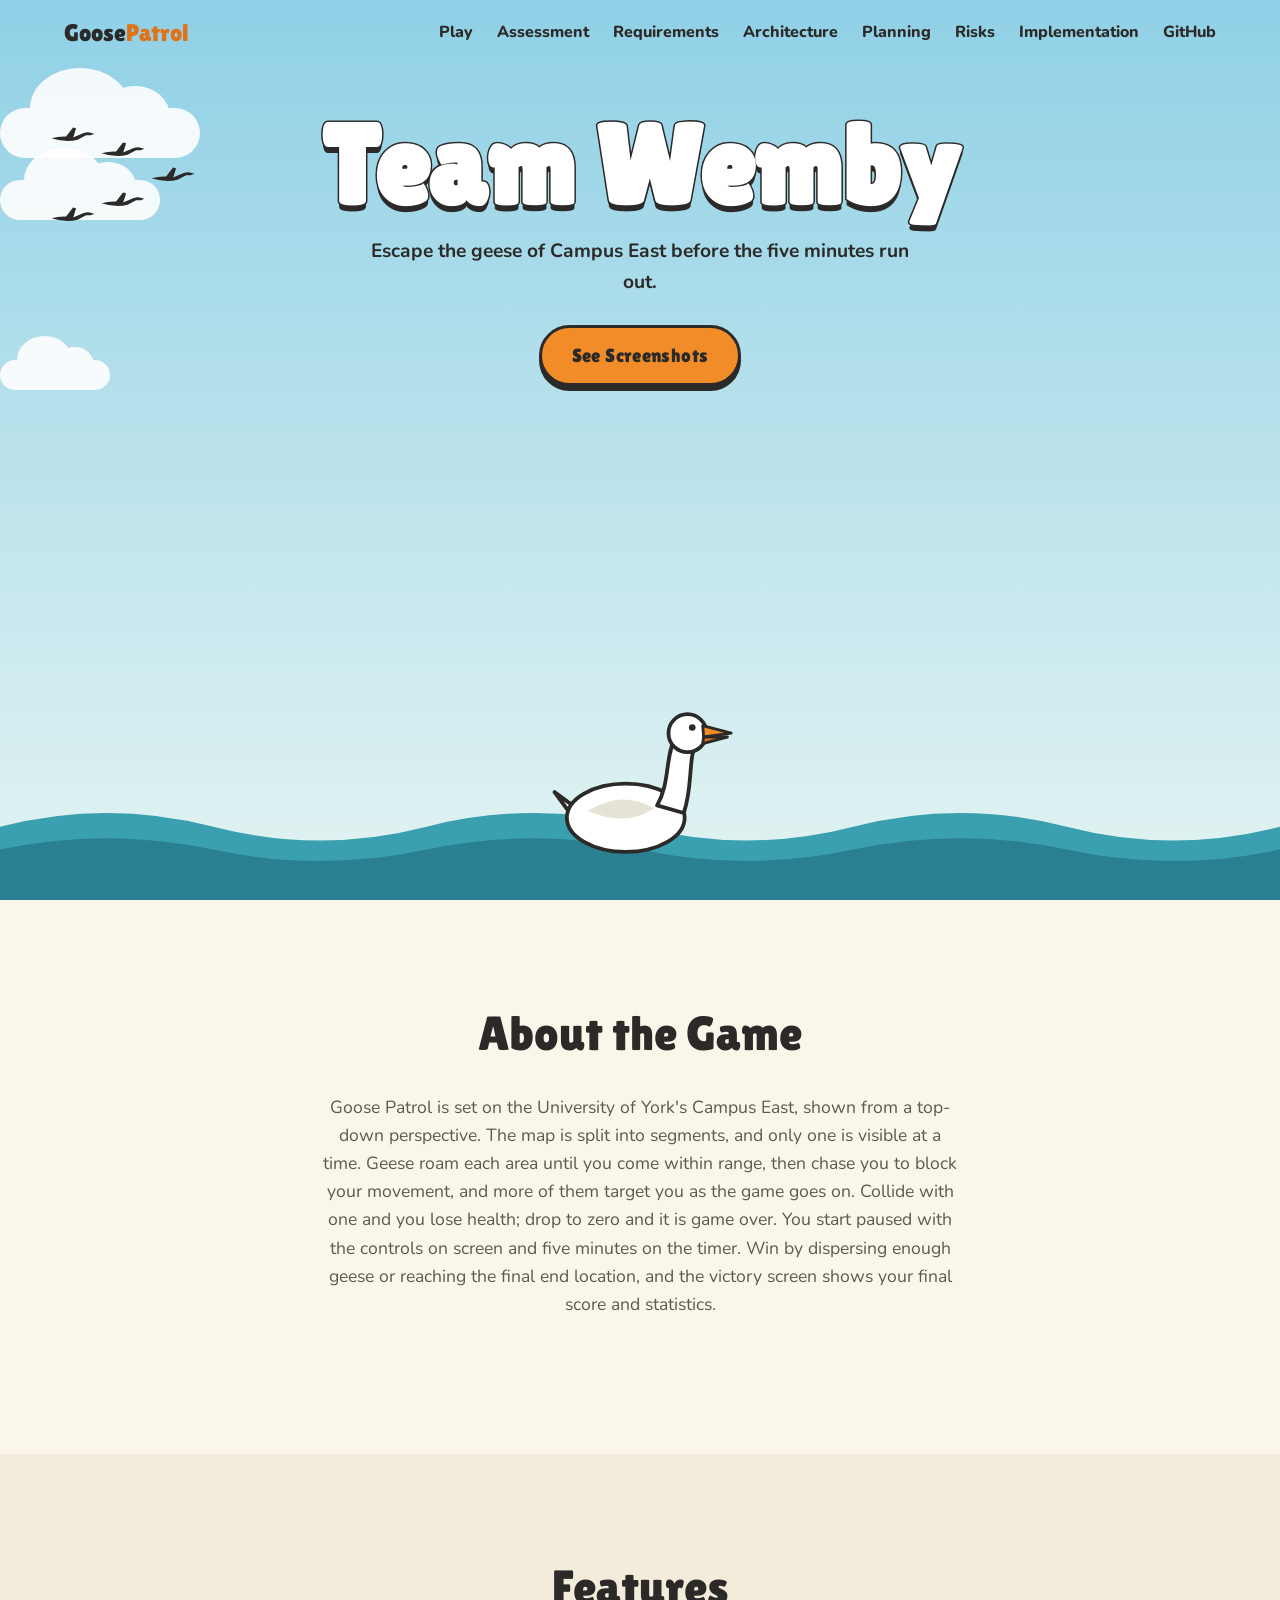
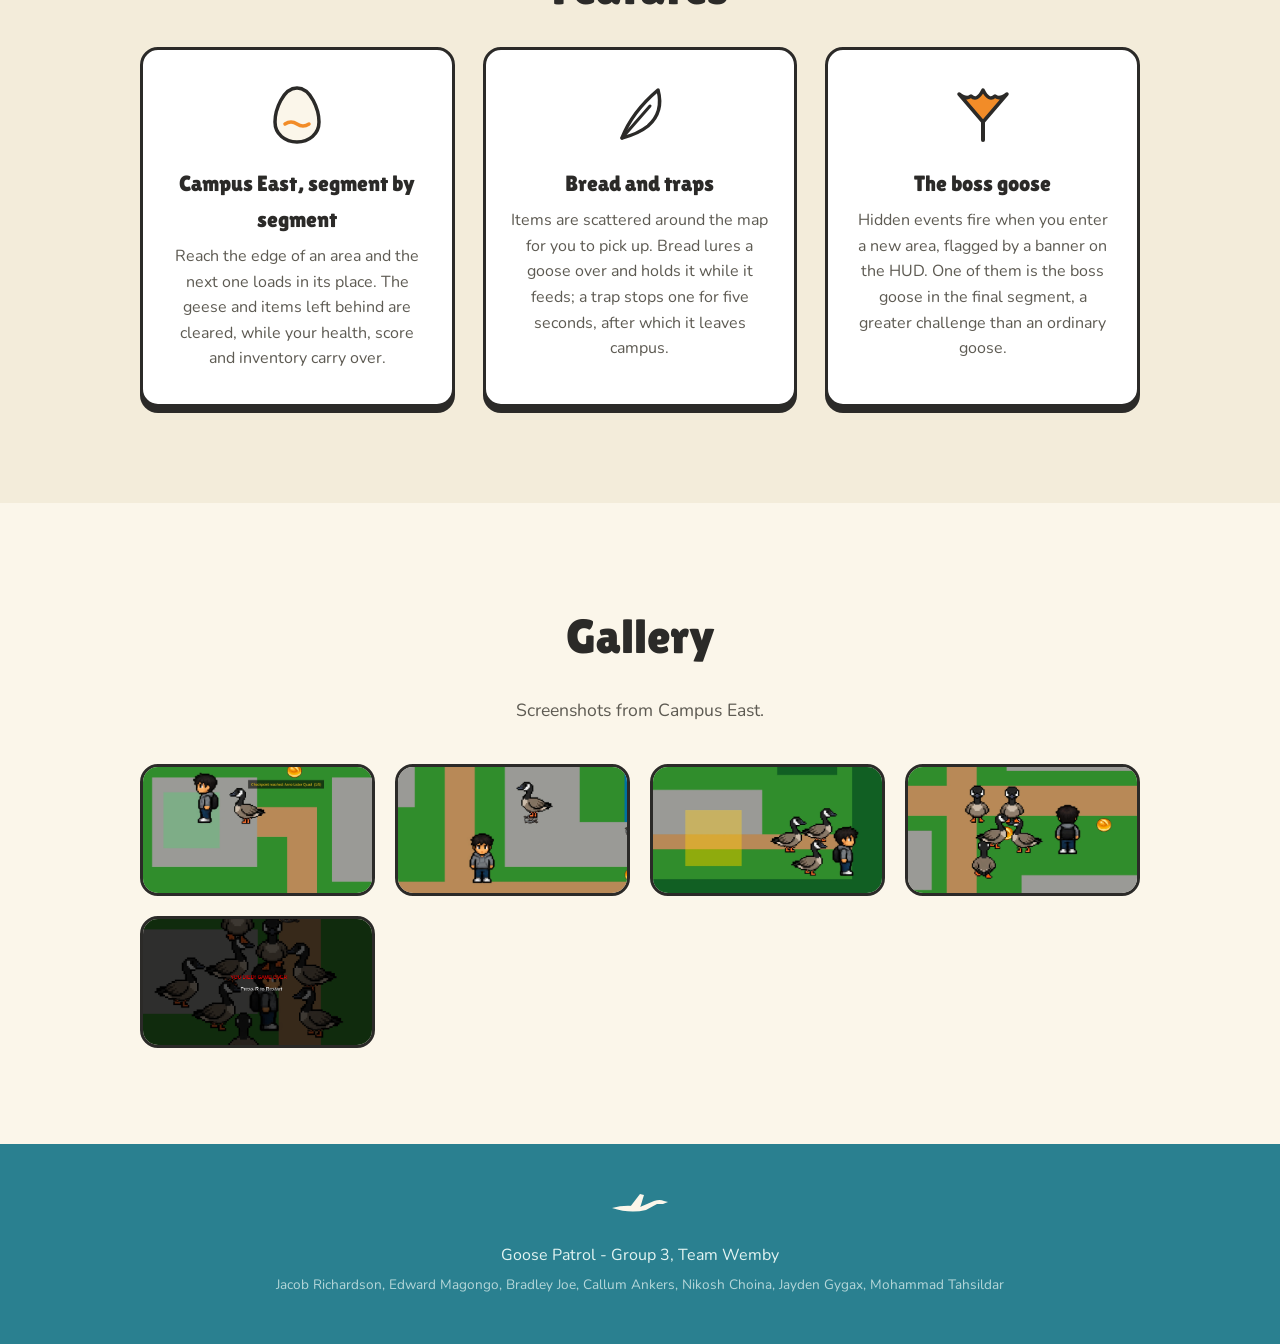
<file: website/index.html>
<!DOCTYPE html>
<html lang="en">
<head>
  <meta charset="UTF-8">
  <meta name="viewport" content="width=device-width, initial-scale=1.0">
  <title>Goose Patrol</title>
  <meta name="description" content="Goose Patrol, a top-down game set on the University of York's Campus East, by Group 3 - Team Wemby.">
  <link rel="preconnect" href="https://fonts.googleapis.com">
  <link rel="preconnect" href="https://fonts.gstatic.com" crossorigin>
  <link href="https://fonts.googleapis.com/css2?family=Lilita+One&family=Nunito:wght@400;700;800&display=swap" rel="stylesheet">
  <link rel="stylesheet" href="style.css">
</head>
<body>

  <!-- Flying goose silhouette -->
  <svg width="0" height="0" style="position:absolute" aria-hidden="true">
    <symbol id="flying-goose" viewBox="0 0 60 30">
      <path d="M2 16 Q16 12 30 15 L44 9 Q50 7 54 9 L58 10 L53 12 L47 12 L36 18 Q20 22 2 16 Z" fill="currentColor"/>
      <path class="wing" d="M20 15 L30 2 L34 3 L30 16 Z" fill="currentColor"/>
    </symbol>
  </svg>

  <!-- Navigation -->
  <header class="nav">
    <a href="#top" class="logo">Goose<span>Patrol</span></a>
    <nav class="nav-links">
      <a href="play/">Play</a>
      <a href="https://docs.google.com/document/d/1jcHPN0d__hYpo_dhlNRPWAeoJN_2V9Sn_dk4daf8-i4/edit?tab=t.24hvbbhzzqaj#heading=h.jkt3fojt4yxj" target="_blank" rel="noopener">Assessment</a>
      <a href="https://docs.google.com/document/d/1YV9SzZ7Lmj3k55mhlzpLNf5VVRzisFyY4Yq81b66vqo/edit?tab=t.0#heading=h.6gceag3v8zip" target="_blank" rel="noopener">Requirements</a>
      <a href="https://docs.google.com/document/d/1TxZzotKewMeMkvTaJMU9Guubl07WmOKQBYbaMx08FWg/edit?tab=t.0#heading=h.p6bmlgsxd3xo" target="_blank" rel="noopener">Architecture</a>
      <a href="https://docs.google.com/document/d/1--Q0TgJ-BAC1Zxyb-9fbREEHflDpI3zooW68PaNNSKk/edit?tab=t.0#heading=h.44doa3g6pnws" target="_blank" rel="noopener">Planning</a>
      <a href="https://docs.google.com/document/d/1AsrHZUi7aD4dr6adQV6cOo4GFXNYUQ8zSdvoHOyMnRU/edit?tab=t.0#heading=h.6k4hr3jd5jpc" target="_blank" rel="noopener">Risks</a>
      <a href="https://docs.google.com/document/d/1pR5_O7_6F6yNe8J3Kd7ULvAfOpXSIhEqwq3UnO7lg5Y/edit?tab=t.0#heading=h.ma5ztfmsbiag" target="_blank" rel="noopener">Implementation</a>
      <a href="https://github.com/edwardmagongo/ENG1Project" target="_blank" rel="noopener">GitHub</a>
    </nav>
  </header>

  <!-- Hero -->
  <section class="hero" id="top">
    <div class="cloud cloud-1"></div>
    <div class="cloud cloud-2"></div>
    <div class="cloud cloud-3"></div>

    <div class="flock" aria-hidden="true">
      <svg class="g g1"><use href="#flying-goose"/></svg>
      <svg class="g g2"><use href="#flying-goose"/></svg>
      <svg class="g g3"><use href="#flying-goose"/></svg>
      <svg class="g g4"><use href="#flying-goose"/></svg>
      <svg class="g g5"><use href="#flying-goose"/></svg>
    </div>

    <div class="hero-content">
      <h1>Team Wemby</h1>
      <p class="tagline">Escape the geese of Campus East before the five minutes run out.</p>
      <div class="hero-buttons">
        <a href="#gallery" class="btn">See Screenshots</a>
      </div>
    </div>

    <!-- Pond with goose -->
    <div class="pond">
      <div class="goose" aria-hidden="true">
        <svg viewBox="0 0 200 170" aria-hidden="true">
          <path d="M40 120 L10 98 L30 125 Z" fill="#fff" stroke="#2b2a28" stroke-width="4" stroke-linejoin="round"/>
          <ellipse cx="85" cy="125" rx="62" ry="36" fill="#fff" stroke="#2b2a28" stroke-width="4"/>
          <path d="M45 118 Q80 95 115 115 Q85 135 45 118 Z" fill="#e7e2d6"/>
          <g class="goose-head">
            <path d="M118 112 C132 88 126 60 138 38 L160 42 C150 64 156 92 146 120 Z" fill="#fff" stroke="#2b2a28" stroke-width="4" stroke-linejoin="round"/>
            <circle cx="150" cy="36" r="20" fill="#fff" stroke="#2b2a28" stroke-width="4"/>
            <path class="beak-top" d="M166 28 L196 36 L167 40 Z" fill="#f28c28" stroke="#2b2a28" stroke-width="3" stroke-linejoin="round"/>
            <path class="beak-bottom" d="M167 40 L192 40 L166 47 Z" fill="#e0731a" stroke="#2b2a28" stroke-width="3" stroke-linejoin="round"/>
            <circle cx="155" cy="30" r="3.5" fill="#2b2a28"/>
          </g>
        </svg>
      </div>
      <svg class="water" viewBox="0 0 1440 120" preserveAspectRatio="none" aria-hidden="true">
        <path d="M0 40 Q120 10 240 40 T480 40 T720 40 T960 40 T1200 40 T1440 40 V120 H0 Z" fill="#3a9fae"/>
        <path d="M0 65 Q120 40 240 65 T480 65 T720 65 T960 65 T1200 65 T1440 65 V120 H0 Z" fill="#2a8090"/>
      </svg>
    </div>
  </section>

  <!-- About -->
  <section class="section" id="about">
    <h2>About the Game</h2>
    <p class="lead">
      Goose Patrol is set on the University of York's Campus East, shown from a top-down
      perspective. The map is split into segments, and only one is visible at a time. Geese
      roam each area until you come within range, then chase you to block your movement, and
      more of them target you as the game goes on. Collide with one and you lose health; drop
      to zero and it is game over. You start paused with the controls on screen and five
      minutes on the timer. Win by dispersing enough geese or reaching the final end location,
      and the victory screen shows your final score and statistics.
    </p>
  </section>

  <!-- Features -->
  <section class="section section-alt" id="features">
    <h2>Features</h2>
    <div class="cards">
      <article class="card">
        <svg class="card-icon" viewBox="0 0 64 64" aria-hidden="true">
          <path d="M32 6 C46 6 54 28 54 40 C54 52 44 60 32 60 C20 60 10 52 10 40 C10 28 18 6 32 6 Z" fill="#fbf6ea" stroke="#2b2a28" stroke-width="3.5"/>
          <path d="M20 42 Q26 38 32 42 T44 42" fill="none" stroke="#f28c28" stroke-width="3.5" stroke-linecap="round"/>
        </svg>
        <h3>Campus East, segment by segment</h3>
        <p>Reach the edge of an area and the next one loads in its place. The geese and items
          left behind are cleared, while your health, score and inventory carry over.</p>
      </article>
      <article class="card">
        <svg class="card-icon" viewBox="0 0 64 64" aria-hidden="true">
          <path d="M14 56 Q24 30 50 8 Q56 30 40 44 Q30 52 14 56 Z" fill="#fff" stroke="#2b2a28" stroke-width="3.5" stroke-linejoin="round"/>
          <path d="M14 56 L42 24" stroke="#2b2a28" stroke-width="3" stroke-linecap="round"/>
        </svg>
        <h3>Bread and traps</h3>
        <p>Items are scattered around the map for you to pick up. Bread lures a goose over and
          holds it while it feeds; a trap stops one for five seconds, after which it leaves campus.</p>
      </article>
      <article class="card">
        <svg class="card-icon" viewBox="0 0 64 64" aria-hidden="true">
          <path d="M32 58 L32 38" stroke="#2b2a28" stroke-width="4" stroke-linecap="round"/>
          <path d="M32 40 L8 12 Q16 18 20 14 Q26 20 32 8 Q38 20 44 14 Q48 18 56 12 Z" fill="#f28c28" stroke="#2b2a28" stroke-width="3.5" stroke-linejoin="round"/>
        </svg>
        <h3>The boss goose</h3>
        <p>Hidden events fire when you enter a new area, flagged by a banner on the HUD. One of
          them is the boss goose in the final segment, a greater challenge than an ordinary goose.</p>
      </article>
    </div>
  </section>

  <!-- Gallery -->
  <section class="section" id="gallery">
    <h2>Gallery</h2>
    <p class="lead">Screenshots from Campus East.</p>
    <div class="gallery">
      <button class="shot" data-caption="Reaching a checkpoint">
        <img src="images/shot1.png" alt="The player reaching the Anne Lister Quad checkpoint, with a goose close behind" width="1280" height="720" loading="lazy">
      </button>
      <button class="shot" data-caption="A goose caught in a trap">
        <img src="images/shot2.png" alt="A goose held in place by a trap the player has laid on the path" width="1280" height="720" loading="lazy">
      </button>
      <button class="shot" data-caption="Surrounded in Campus East">
        <img src="images/shot3.png" alt="The player hemmed in by a flock of four geese on a Campus East path" width="1280" height="720" loading="lazy">
      </button>
      <button class="shot" data-caption="Bread draws a flock">
        <img src="images/shot4.png" alt="Geese crowding around a dropped piece of bread while the player backs away" width="1280" height="720" loading="lazy">
      </button>
      <button class="shot" data-caption="Bread draws a flock">
        <img src="images/shot5.png" alt="Geese crowding around a dropped piece of bread while the player backs away" width="1280" height="720" loading="lazy">
      </button>
    </div>
  </section>

  <!-- Footer -->
  <footer class="footer">
    <svg class="footer-goose"><use href="#flying-goose"/></svg>
    <p>Goose Patrol - Group 3, Team Wemby</p>
    <p class="credits">Jacob Richardson, Edward Magongo, Bradley Joe, Callum Ankers,
      Nikosh Choina, Jayden Gygax, Mohammad Tahsildar</p>
  </footer>

  <!-- Lightbox -->
  <div class="lightbox" id="lightbox" hidden>
    <button class="lightbox-close" aria-label="Close">✕</button>
    <div class="lightbox-content" id="lightbox-content"></div>
  </div>

  <script src="script.js"></script>
</body>
</html>
</file>
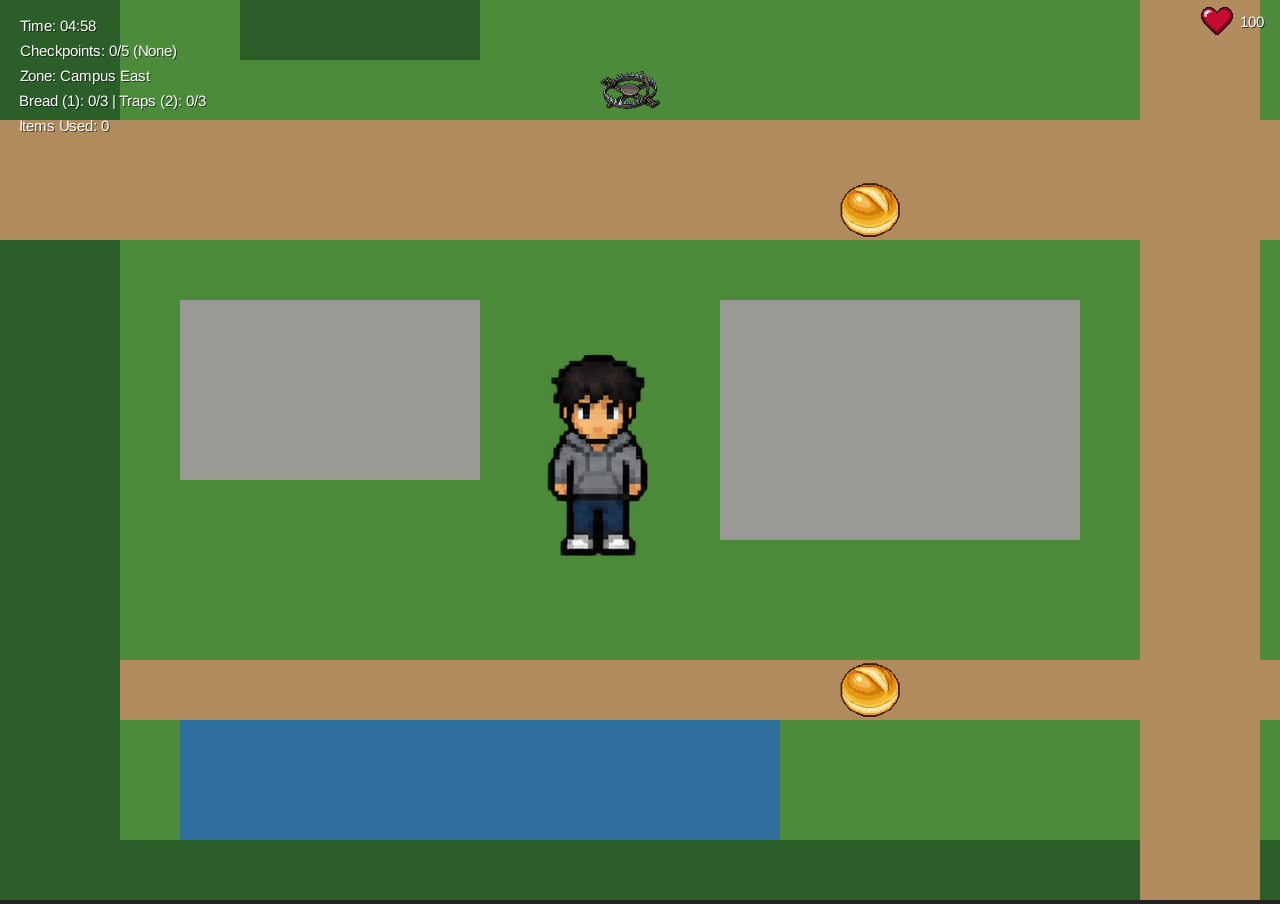
<file: website/play/index.html>
<!doctype html>
<html>
<head>
  <title>TeamWembyENG1</title>
  <meta http-equiv="content-type" content="text/html; charset=UTF-8">
  <meta id="gameViewport" name="viewport" content="width=device-width initial-scale=1">
  <link href="styles.css" rel="stylesheet" type="text/css">
</head>

<body>

<div align="center" id="embed-html"></div>
<script type="text/javascript" src="html/html.nocache.js"></script>
</body>

<script>
function handleMouseDown(evt) {
  evt.preventDefault();
  evt.stopPropagation();
  window.focus();
}

function handleMouseUp(evt) {
  evt.preventDefault();
  evt.stopPropagation();
}
document.addEventListener('contextmenu', event => event.preventDefault());
document.getElementById('embed-html').addEventListener('mousedown', handleMouseDown, false);
document.getElementById('embed-html').addEventListener('mouseup', handleMouseUp, false);
</script>
</html>
</file>
<file: website/style.css>
:root {
  --sky-top: #8fd0e6;
  --sky-bottom: #e4f4f2;
  --cream: #fbf6ea;
  --cream-alt: #f3ecda;
  --card: #ffffff;
  --ink: #2b2a28;
  --muted: #5d5a52;
  --beak: #f28c28;
  --beak-dark: #e0731a;
  --pond: #3a9fae;
  --pond-dark: #2a8090;
  --grass: #8cc06b;
  --radius: 18px;
  --font-display: "Lilita One", system-ui, sans-serif;
  --font-body: "Nunito", system-ui, sans-serif;
}

* { box-sizing: border-box; margin: 0; padding: 0; }

html { scroll-behavior: smooth; }

body {
  background: var(--cream);
  color: var(--ink);
  font-family: var(--font-body);
  line-height: 1.6;
}

a { color: inherit; text-decoration: none; }
code { background: var(--cream-alt); padding: 2px 6px; border-radius: 4px; }

/* ---------- Buttons ---------- */
.btn {
  display: inline-block;
  background: var(--beak);
  color: var(--ink);
  font-family: var(--font-display);
  font-size: 1.2rem;
  letter-spacing: .02em;
  padding: 12px 30px;
  border: 3px solid var(--ink);
  border-radius: 999px;
  box-shadow: 0 5px 0 var(--ink);
  cursor: pointer;
  transition: transform .12s, box-shadow .12s;
}
.btn:hover { transform: translateY(-2px); box-shadow: 0 7px 0 var(--ink); }
.btn:active { transform: translateY(4px); box-shadow: 0 1px 0 var(--ink); }

/* ---------- Nav ---------- */
.nav {
  position: fixed;
  top: 0; left: 0; right: 0;
  z-index: 10;
  display: flex;
  align-items: center;
  justify-content: space-between;
  padding: 14px 5%;
  transition: background .3s, box-shadow .3s;
}
.nav.scrolled { background: rgba(251, 246, 234, .95); box-shadow: 0 2px 0 rgba(43, 42, 40, .12); }
.logo { font-family: var(--font-display); font-size: 1.5rem; }
.logo span { color: var(--beak-dark); }
.nav-links { display: flex; flex-wrap: wrap; gap: 24px; align-items: center; font-weight: 800; }
.nav-links a:hover { color: var(--beak-dark); }

/* ---------- Hero ---------- */
.hero {
  position: relative;
  min-height: 100vh;
  display: flex;
  flex-direction: column;
  align-items: center;
  justify-content: center;
  text-align: center;
  overflow: hidden;
  padding: 110px 16px 0;
  background: linear-gradient(var(--sky-top), var(--sky-bottom));
}
.hero-content { position: relative; z-index: 2; }
.hero h1 {
  font-family: var(--font-display);
  font-size: clamp(3rem, 11vw, 7rem);
  line-height: 1;
  margin: 0 0 14px;
  color: #fff;
  -webkit-text-stroke: 3px var(--ink);
  paint-order: stroke fill;
  text-shadow: 0 6px 0 var(--ink);
}
.tagline { color: var(--ink); font-size: 1.2rem; font-weight: 700; max-width: 560px; margin: 0 auto 28px; }
.hero-buttons { display: flex; gap: 16px; justify-content: center; flex-wrap: wrap; }

/* Clouds */
.cloud {
  position: absolute;
  background: #fff;
  border-radius: 999px;
  opacity: .9;
  animation: drift linear infinite;
}
.cloud::before, .cloud::after {
  content: "";
  position: absolute;
  background: #fff;
  border-radius: 50%;
}
.cloud::before { width: 50%; height: 160%; left: 15%; bottom: 20%; }
.cloud::after { width: 35%; height: 120%; right: 15%; bottom: 25%; }
.cloud { left: 0; }
.cloud-1 { width: 160px; height: 40px; top: 20%; animation-duration: 70s; animation-delay: -20s; }
.cloud-2 { width: 110px; height: 30px; top: 40%; animation-duration: 90s; animation-delay: -65s; }
.cloud-3 { width: 200px; height: 50px; top: 12%; animation-duration: 110s; animation-delay: -45s; }
@keyframes drift {
  from { transform: translateX(-30vw); }
  to   { transform: translateX(130vw); }
}

/* Flock flying in V formation */
.flock {
  position: absolute;
  top: 14%;
  left: 0;
  width: 220px;
  height: 120px;
  color: var(--ink);
  animation: fly 26s linear infinite;
  z-index: 1;
}
.flock .g { position: absolute; width: 46px; height: 23px; }
.g1 { left: 150px; top: 40px; }
.g2 { left: 100px; top: 15px; }
.g3 { left: 100px; top: 65px; }
.g4 { left: 50px;  top: 0; }
.g5 { left: 50px;  top: 80px; }
.flock .wing { transform-origin: 30px 15px; animation: flap .5s ease-in-out infinite alternate; }
.g2 .wing, .g5 .wing { animation-delay: -.25s; }
@keyframes flap { to { transform: scaleY(-.8); } }
@keyframes fly {
  from { transform: translate(-260px, 20px); }
  to   { transform: translate(110vw, -40px); }
}

/* Pond + goose */
.pond {
  position: relative;
  width: calc(100% + 32px);
  height: 210px;
  margin: auto -16px 0;
  z-index: 2;
}
.water {
  position: absolute;
  bottom: 0; left: 0;
  width: 100%;
  height: 110px;
}
.goose {
  position: absolute;
  bottom: 40px;
  left: 50%;
  width: 190px;
  margin-left: -95px;
  z-index: 1;
  animation: bob 3s ease-in-out infinite;
}
.goose svg { width: 100%; display: block; }
@keyframes bob {
  0%, 100% { transform: translateY(0) rotate(-1deg); }
  50%      { transform: translateY(6px) rotate(1deg); }
}

/* ---------- Sections ---------- */
.section { padding: 96px 5%; text-align: center; }
.section-alt { background: var(--cream-alt); }
.section h2 {
  font-family: var(--font-display);
  font-size: clamp(2rem, 5vw, 3rem);
  font-weight: 400;
  margin-bottom: 20px;
}
.lead { color: var(--muted); max-width: 640px; margin: 0 auto 40px; font-size: 1.1rem; }

/* ---------- Feature cards ---------- */
.cards {
  display: grid;
  grid-template-columns: repeat(auto-fit, minmax(240px, 1fr));
  gap: 28px;
  max-width: 1000px;
  margin: 0 auto;
}
.card {
  background: var(--card);
  padding: 32px 24px;
  border-radius: var(--radius);
  border: 3px solid var(--ink);
  box-shadow: 0 6px 0 var(--ink);
  transition: transform .2s, box-shadow .2s;
}
.card:hover { transform: translateY(-4px) rotate(-1deg); box-shadow: 0 10px 0 var(--ink); }
.card-icon { width: 64px; height: 64px; margin-bottom: 12px; }
.card h3 { font-family: var(--font-display); font-weight: 400; font-size: 1.4rem; margin-bottom: 6px; }
.card p { color: var(--muted); }

/* ---------- Gallery ---------- */
.gallery {
  display: grid;
  grid-template-columns: repeat(auto-fit, minmax(220px, 1fr));
  gap: 20px;
  max-width: 1000px;
  margin: 0 auto;
}
.shot {
  aspect-ratio: 16 / 9;
  background: var(--sky-bottom);
  border: 3px solid var(--ink);
  border-radius: var(--radius);
  color: var(--muted);
  font: inherit;
  font-weight: 700;
  cursor: zoom-in;
  overflow: hidden;
  transition: transform .2s;
}
.shot img { width: 100%; height: 100%; object-fit: cover; display: block; }
.shot:hover { transform: scale(1.03) rotate(1deg); }

/* ---------- Footer ---------- */
.footer {
  padding: 48px 5%;
  text-align: center;
  background: var(--pond-dark);
  color: #e4f4f2;
}
.credits { font-size: .85rem; opacity: .75; margin-top: 6px; }
.footer-goose { width: 60px; height: 30px; color: var(--cream); margin-bottom: 12px; }

/* ---------- Lightbox ---------- */
.lightbox {
  position: fixed; inset: 0; z-index: 20;
  background: rgba(43, 42, 40, .9);
  display: grid; place-items: center;
  padding: 16px;
}
.lightbox[hidden] { display: none; }
.lightbox-content {
  width: min(1000px, 100%);
  aspect-ratio: 16 / 9;
  background: var(--sky-bottom);
  border: 3px solid var(--ink);
  border-radius: var(--radius);
  display: grid; place-items: center;
  color: var(--muted);
  font-weight: 700;
  overflow: hidden;
}
.lightbox-content img { width: 100%; height: 100%; object-fit: contain; }
.lightbox-close { position: absolute; top: 20px; right: 24px; background: none; border: 0; color: #fff; font-size: 2rem; cursor: pointer; }

/* ---------- Reveal on scroll ---------- */
.reveal { opacity: 0; transform: translateY(30px); transition: opacity .6s, transform .6s; }
.reveal.visible { opacity: 1; transform: none; }

/* ---------- Mobile ---------- */
@media (max-width: 760px) {
  .nav { flex-direction: column; gap: 8px; padding: 12px 5%; }
  .nav-links { justify-content: center; gap: 8px 16px; font-size: .8rem; }
  .hero { padding-top: 150px; }
  .section { padding: 72px 16px; }
  .goose { width: 150px; margin-left: -75px; }
  .flock .g { width: 34px; height: 17px; }
}

@media (prefers-reduced-motion: reduce) {
  html { scroll-behavior: auto; }
  .cloud, .flock, .flock .wing, .goose { animation: none; }
  .flock { left: 10%; }
  .reveal { opacity: 1; transform: none; transition: none; }
}
</file>
<file: website/play/styles.css>
canvas {
    cursor: default;
    outline: none;
}

body {
    background-color: #222222;
    margin: 0px;
}

p {
    text-align: center;
    color: #eeeeee;
}

a {
    text-align: center;
    color: #bbbbff;
}

.superdev {
    color: rgb(37,37,37);
    text-shadow: 0px 1px 1px rgba(250,250,250,0.1);
    font-size: 50pt;
    display: block;
    position: relative;
    text-decoration: none;
    background-color: rgb(83,87,93);
    box-shadow: 0px 3px 0px 0px rgb(34,34,34),
                0px 7px 10px 0px rgb(17,17,17),
                inset 0px 1px 1px 0px rgba(250, 250, 250, .2),
                inset 0px -12px 35px 0px rgba(0, 0, 0, .5);
    width: 70px;
    height: 70px;
    border: 0;
    border-radius: 35px;
    text-align: center;
    line-height: 68px;
}

.superdev:active {
    box-shadow: 0px 0px 0px 0px rgb(34,34,34),
                0px 3px 7px 0px rgb(17,17,17),
                inset 0px 1px 1px 0px rgba(250, 250, 250, .2),
                inset 0px -10px 35px 5px rgba(0, 0, 0, .5);
    background-color: rgb(83,87,93);
    top: 3px;
    color: #fff;
    text-shadow: 0px 0px 3px rgb(250,250,250);
}

.superdev:hover {
    background-color: rgb(100,100,100);
}
</file>
